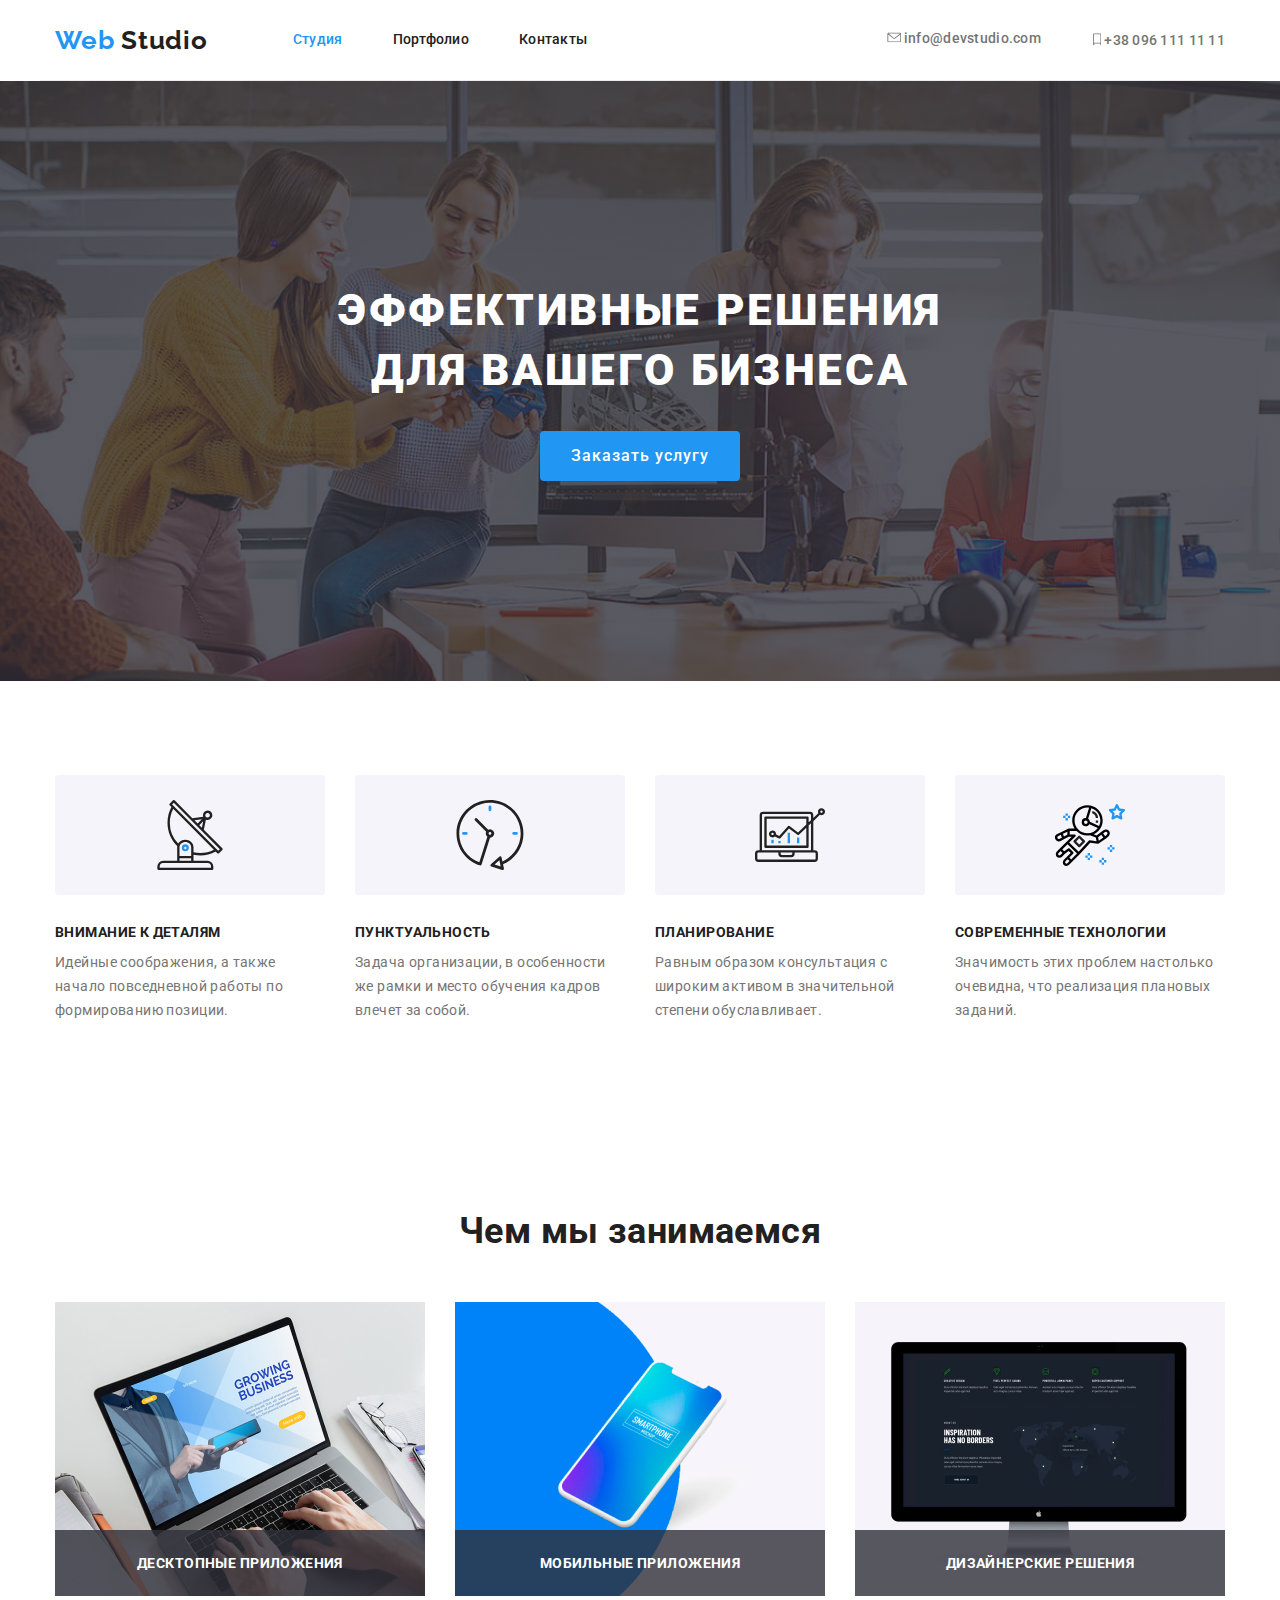
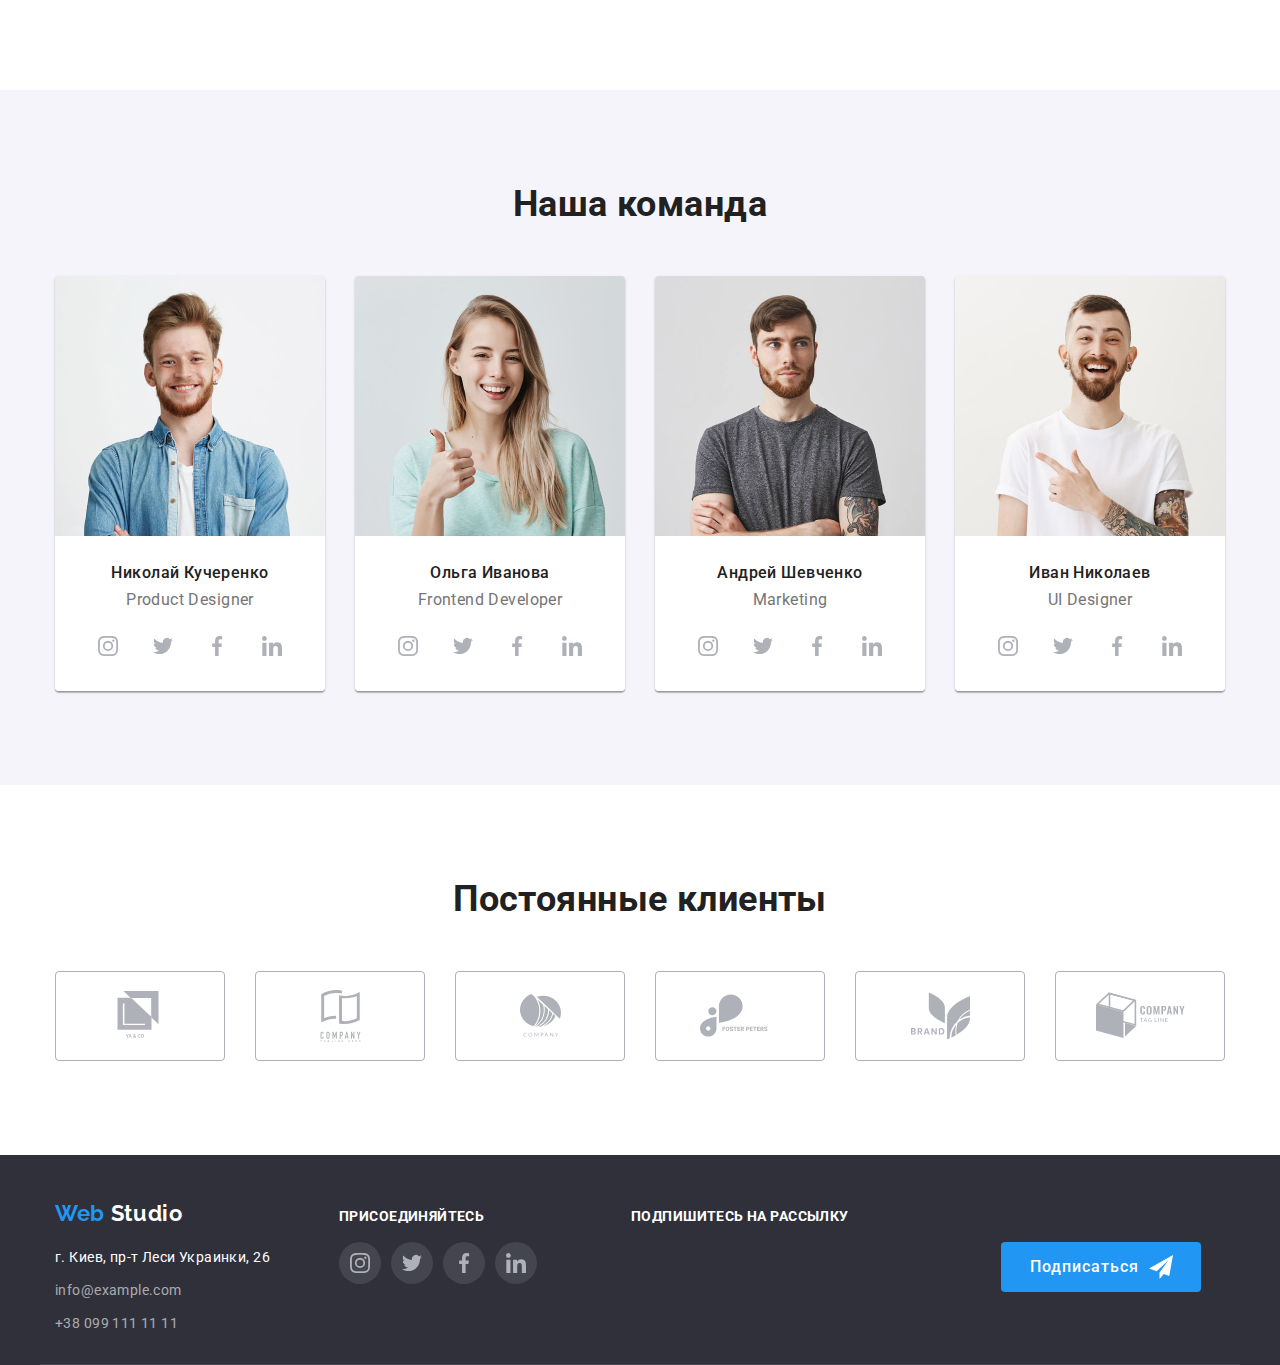
<file: index.html>
<!DOCTYPE html>
<html lang="ru">
  <head>
    <meta charset="UTF-8" />
    <meta name="viewport" content="width=device-width, initial-scale=1.0" />
    <link
      rel="stylesheet"
      href="https://fonts.googleapis.com/css2?family=Raleway:wght@700&family=Roboto:wght@400;500;900&display=swap"
    />
    <link
      rel="stylesheet"
      href="https://cdnjs.cloudflare.com/ajax/libs/modern-normalize/0.6.0/modern-normalize.min.css"
    />
    <link rel="stylesheet" href="./css/styles.css" />
    <title>Студия</title>
  </head>

  <body>
    <header>
      <div class="container">
        <a href="./index.html" class="logo" id="top"
          ><span class="active">Web</span> Studio</a
        >
        <nav class="navigation">
          <ul class="nav-list">
            <li class="nav-item active">
              <a href="">Студия</a>
            </li>
            <li class="nav-item"><a href="./portfolio.html">Портфолио</a></li>
            <li class="nav-item"><a href="">Контакты</a></li>
          </ul>
        </nav>
        <ul class="contacts-list">
          <li class="contacts-item">
            <a href="mailto:info@devstudio.com" class="headericon"
              ><svg width="16" height="11.2">
                <use href="./images/sprite.svg#iconmail"></use>
              </svg>
              info@devstudio.com</a
            >
          </li>
          <li class="contacts-item">
            <a href="tel:+380961111111" class="headericon"
              ><svg width="10" height="14.94">
                <use href="./images/sprite.svg#icontelephone01"></use>
              </svg>
              +38 096 111 11 11</a
            >
          </li>
        </ul>
      </div>
    </header>
    <main>
      <!-- Hero -->
      <section class="hero">
        <h1 class="hero-title">
          Эффективные решения <br />
          для вашего бизнеса
        </h1>
        <button type="button" class="button main">Заказать услугу</button>
      </section>
      <!-- Features -->
      <section class="features">
        <div class="container">
          <h2 class="title">Наши преимущества</h2>
          <!--Спрятать заголовок-->
          <ul class="features-list">
            <li class="featitem satelite">
              <div class="itemfeatitem">
                <svg class="featuresicon" width="70" height="70">
                  <use href="./images/sprite.svg#iconisatelite"></use>
                </svg>
              </div>
              <h3 class="item-title">Внимание к деталям</h3>
              <p class="item-text">
                Идейные соображения, а также начало повседневной работы по
                формированию позиции.
              </p>
            </li>
            <li class="featitem clock">
              <div class="itemfeatitem">
                <svg class="featuresicon" width="70" height="70">
                  <use href="./images/sprite.svg#iconiclock"></use>
                </svg>
              </div>
              <h3 class="item-title">Пунктуальность</h3>
              <p class="item-text">
                Задача организации, в особенности же рамки и место обучения
                кадров влечет за собой.
              </p>
            </li>
            <li class="featitem diagram">
              <div class="itemfeatitem">
                <svg class="featuresicon" width="70" height="70">
                  <use href="./images/sprite.svg#iconidiagram"></use>
                </svg>
              </div>
              <h3 class="item-title">Планирование</h3>
              <p class="item-text">
                Равным образом консультация с широким активом в значительной
                степени обуславливает.
              </p>
            </li>
            <li class="featitem astronaut">
              <div class="itemfeatitem">
                <svg class="featuresicon" width="70" height="70">
                  <use href="./images/sprite.svg#iconiastronaut"></use>
                </svg>
              </div>
              <h3 class="item-title">Современные технологии</h3>
              <p class="item-text">
                Значимость этих проблем настолько очевидна, что реализация
                плановых заданий.
              </p>
            </li>
          </ul>
        </div>
      </section>
      <!-- Wedoit -->
      <section class="wedoit">
        <div class="container">
          <h2 class="title">Чем мы занимаемся</h2>
          <ul class="wedoit-list">
            <li class="wedoit-item">
              <a class="item-link" href="">
                <div class="item-image">
                  <img src="./images/img011.jpg" alt="Изображение ноутбука" />
                </div>
                <h3 class="item-title">Десктопные приложения</h3>
              </a>
            </li>
            <li class="wedoit-item">
              <a class="item-link" href="">
                <div class="item-image">
                  <img src="./images/img012.jpg" alt="Изображение телефона" />
                </div>
                <h3 class="item-title">Мобильные приложения</h3>
              </a>
            </li>
            <li class="wedoit-item">
              <a class="item-link" href="">
                <div class="item-image">
                  <img src="./images/img013.jpg" alt="Изображение монитора" />
                </div>
                <h3 class="item-title">Дизайнерские решения</h3>
              </a>
            </li>
          </ul>
        </div>
      </section>
      <!-- Team -->
      <section class="team">
        <div class="container">
          <h2 class="title">Наша команда</h2>
          <ul class="team-list">
            <li class="team-item">
              <div class="team-photo">
                <img src="./images/john.jpg" alt="Фото Николая" />
              </div>
              <div class="team-item-info">
                <h3 class="item-title">Николай Кучеренко</h3>
                <p class="item-description" lang="en">Product Designer</p>
                <ul class="social">
                  <li class="social-item">
                    <a href="" class="sociallinc"
                      ><svg class="socialicon" width="20" height="20">
                        <use href="./images/sprite.svg#iconinstagram"></use>
                      </svg>
                    </a>
                  </li>
                  <li class="social-item">
                    <a href="" class="sociallinc"
                      ><svg class="socialicon" width="20" height="20">
                        <use href="./images/sprite.svg#icontvitter"></use>
                      </svg>
                    </a>
                  </li>
                  <li class="social-item">
                    <a href="" class="sociallinc"
                      ><svg class="socialicon" width="20" height="20">
                        <use href="./images/sprite.svg#iconfasebook"></use>
                      </svg>
                    </a>
                  </li>
                  <li class="social-item">
                    <a href="" class="sociallinc"
                      ><svg class="socialicon" width="20" height="20">
                        <use href="./images/sprite.svg#iconin"></use>
                      </svg>
                    </a>
                  </li>
                </ul>
              </div>
            </li>
            <li class="team-item">
              <div class="team-photo">
                <img src="./images/marta.jpg" alt="Фото Ольги" />
              </div>
              <div class="team-item-info">
                <h3 class="item-title">Ольга Иванова</h3>
                <p class="item-description" lang="en">Frontend Developer</p>
                <ul class="social">
                  <li class="social-item">
                    <a href="" class="sociallinc"
                      ><svg class="socialicon" width="20" height="20">
                        <use href="./images/sprite.svg#iconinstagram"></use>
                      </svg>
                    </a>
                  </li>
                  <li class="social-item">
                    <a href="" class="sociallinc"
                      ><svg class="socialicon" width="20" height="20">
                        <use href="./images/sprite.svg#icontvitter"></use>
                      </svg>
                    </a>
                  </li>
                  <li class="social-item">
                    <a href="" class="sociallinc"
                      ><svg class="socialicon" width="20" height="20">
                        <use href="./images/sprite.svg#iconfasebook"></use>
                      </svg>
                    </a>
                  </li>
                  <li class="social-item">
                    <a href="" class="sociallinc"
                      ><svg class="socialicon" width="20" height="20">
                        <use href="./images/sprite.svg#iconin"></use>
                      </svg>
                    </a>
                  </li>
                </ul>
              </div>
            </li>
            <li class="team-item">
              <div class="team-photo">
                <img src="./images/robert.jpg" alt="Фото Андрея" />
              </div>
              <div class="team-item-info">
                <h3 class="item-title">Андрей Шевченко</h3>
                <p class="item-description" lang="en">Marketing</p>
                <ul class="social">
                  <li class="social-item">
                    <a href="" class="sociallinc"
                      ><svg class="socialicon" width="20" height="20">
                        <use href="./images/sprite.svg#iconinstagram"></use>
                      </svg>
                    </a>
                  </li>
                  <li class="social-item">
                    <a href="" class="sociallinc"
                      ><svg class="socialicon" width="20" height="20">
                        <use href="./images/sprite.svg#icontvitter"></use>
                      </svg>
                    </a>
                  </li>
                  <li class="social-item">
                    <a href="" class="sociallinc"
                      ><svg class="socialicon" width="20" height="20">
                        <use href="./images/sprite.svg#iconfasebook"></use>
                      </svg>
                    </a>
                  </li>
                  <li class="social-item">
                    <a href="" class="sociallinc"
                      ><svg class="socialicon" width="20" height="20">
                        <use href="./images/sprite.svg#iconin"></use>
                      </svg>
                    </a>
                  </li>
                </ul>
              </div>
            </li>
            <li class="team-item">
              <div class="team-photo">
                <img src="./images/martin.jpg" alt="Фото Ивана" />
              </div>
              <div class="team-item-info">
                <h3 class="item-title">Иван Николаев</h3>
                <p class="item-description" lang="en">UI Designer</p>
                <ul class="social">
                  <li class="social-item">
                    <a href="" class="sociallinc"
                      ><svg class="socialicon" width="20" height="20">
                        <use href="./images/sprite.svg#iconinstagram"></use>
                      </svg>
                    </a>
                  </li>
                  <li class="social-item">
                    <a href="" class="sociallinc"
                      ><svg class="socialicon" width="20" height="20">
                        <use href="./images/sprite.svg#icontvitter"></use>
                      </svg>
                    </a>
                  </li>
                  <li class="social-item">
                    <a href="" class="sociallinc"
                      ><svg class="socialicon" width="20" height="20">
                        <use href="./images/sprite.svg#iconfasebook"></use>
                      </svg>
                    </a>
                  </li>
                  <li class="social-item">
                    <a href="" class="sociallinc"
                      ><svg class="socialicon" width="20" height="20">
                        <use href="./images/sprite.svg#iconin"></use>
                      </svg>
                    </a>
                  </li>
                </ul>
              </div>
            </li>
          </ul>
        </div>
      </section>
      <!-- Clients -->
      <section class="clients">
        <div class="container">
          <h2 class="title">Постоянные клиенты</h2>
          <ul class="clients-list">
            <li class="clients-item">
              <a href="" class="clientlinc"
                ><svg class="clienticon" width="50" height="50">
                  <use href="./images/sprite.svg#icondclient1"></use></svg
              ></a>
            </li>
            <li class="clients-item">
              <a href="#" class="clientlinc"
                ><svg class="clienticon" width="53" height="52">
                  <use href="./images/sprite.svg#icondclient2"></use></svg
              ></a>
            </li>
            <li class="clients-item">
              <a href="#" class="clientlinc"
                ><svg class="clienticon" width="43" height="43">
                  <use href="./images/sprite.svg#icondclient3"></use></svg
              ></a>
            </li>
            <li class="clients-item">
              <a href="#" class="clientlinc"
                ><svg class="clienticon" width="80" height="80">
                  <use href="./images/sprite.svg#icondclient4"></use></svg
              ></a>
            </li>
            <li class="clients-item">
              <a href="#" class="clientlinc"
                ><svg class="clienticon" width="59" height="60">
                  <use href="./images/sprite.svg#icondclient5"></use></svg
              ></a>
            </li>
            <li class="clients-item">
              <a href="#" class="clientlinc"
                ><svg class="clienticon" width="89" height="89">
                  <use href="./images/sprite.svg#icondclient6"></use></svg
              ></a>
            </li>
          </ul>
        </div>
      </section>
    </main>
    <footer>
      <div class="container">
        <div>
          <a class="logo" href=""><span class="active">Web</span> Studio</a>
          <address class="address">
            <ul class="address-list">
              <li class="address-item">г. Киев, пр-т Леси Украинки, 26</li>
              <li class="address-item">
                <a href="mailto:info@example.com">info@example.com</a>
              </li>
              <li class="address-item">
                <a href="tel:+380991111111">+38 099 111 11 11</a>
              </li>
            </ul>
          </address>
        </div>
        <div class="subscribe-social">
          <p class="subscribe">Присоединяйтесь</p>
          <ul class="social">
            <li class="social-item">
              <a href="" class="sociallinc"
                ><svg class="socialicon" width="20" height="20">
                  <use href="./images/sprite.svg#iconinstagram"></use>
                </svg>
              </a>
            </li>
            <li class="social-item">
              <a href="" class="sociallinc"
                ><svg class="socialicon" width="20" height="20">
                  <use href="./images/sprite.svg#icontvitter"></use>
                </svg>
              </a>
            </li>
            <li class="social-item">
              <a href="" class="sociallinc"
                ><svg class="socialicon" width="20" height="20">
                  <use href="./images/sprite.svg#iconfasebook"></use>
                </svg>
              </a>
            </li>
            <li class="social-item">
              <a href="" class="sociallinc"
                ><svg class="socialicon" width="20" height="20">
                  <use href="./images/sprite.svg#iconin"></use>
                </svg>
              </a>
            </li>
          </ul>
        </div>
        <div class="containt-subscribe">
          <div class="subscribe-form">
            <p class="subscribe">Подпишитесь на рассылку</p>
          </div>
          <!-- <div class="footteremail">E-mail</div> -->
          <div class="footbutton">
            <button type="button" class="button main btn-form-footer">
              Подписаться<svg class="sendicon" width="24" height="24">
                <use href="./images/sprite.svg#iconiconsend"></use>
              </svg>
            </button>
          </div>
        </div>
      </div>
    </footer>
  </body>
</html>
</file>
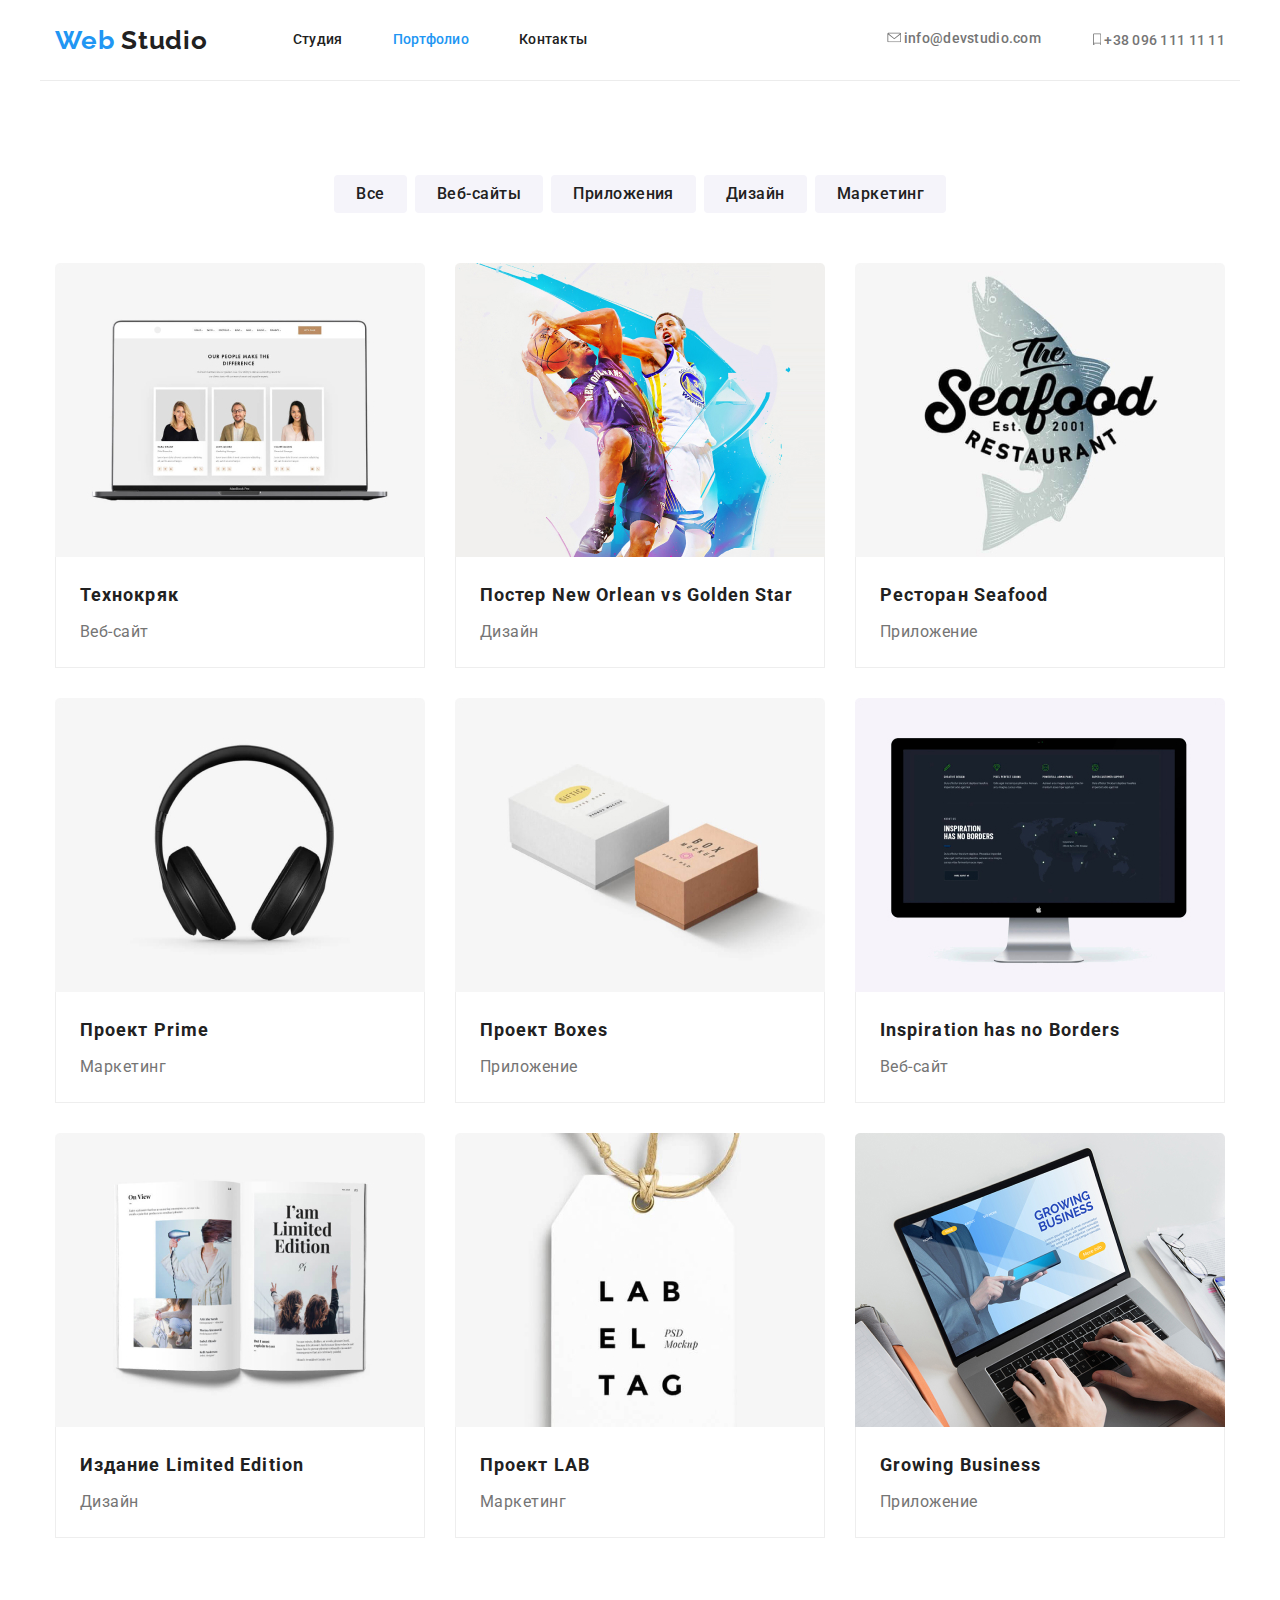
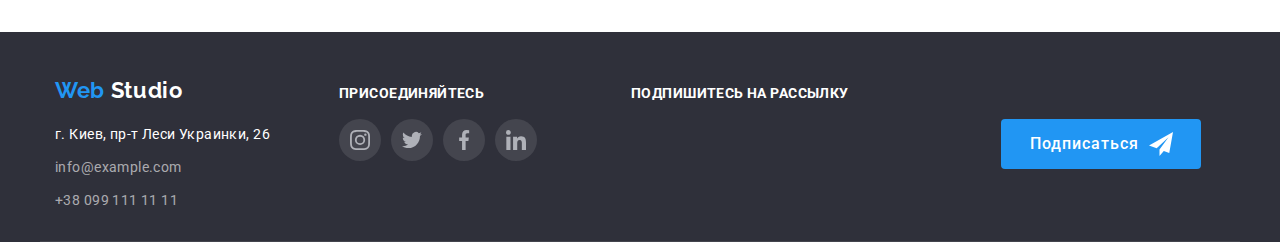
<file: portfolio.html>
<!DOCTYPE html>
<html lang="ru">
  <head>
    <meta charset="UTF-8" />
    <meta name="viewport" content="width=device-width, initial-scale=1.0" />
    <link
      rel="stylesheet"
      href="https://fonts.googleapis.com/css2?family=Raleway:wght@700&family=Roboto:wght@400;500;900&display=swap"
    />
    <link
      rel="stylesheet"
      href="https://cdnjs.cloudflare.com/ajax/libs/modern-normalize/0.6.0/modern-normalize.min.css"
    />
    <link rel="stylesheet" href="./css/styles.css" />
    <title>Портфолиo</title>
  </head>

  <body>
    <header>
      <div class="container">
        <a href="./index.html" class="logo" id="top"
          ><span class="active">Web</span> Studio</a
        >
        <nav class="navigation">
          <ul class="nav-list">
            <li class="nav-item"><a href="./index.html">Студия</a></li>
            <li class="nav-item active">
              <a href="./portfolio.html">Портфолио</a>
            </li>
            <li class="nav-item"><a href="#">Контакты</a></li>
          </ul>
        </nav>
        <ul class="contacts-list">
          <li class="contacts-item">
            <a href="mailto:info@devstudio.com" class="headericon"
              ><svg width="16" height="11.2">
                <use href="./images/sprite.svg#iconmail"></use>
              </svg>
              info@devstudio.com</a
            >
          </li>
          <li class="contacts-item">
            <a href="tel:+380961111111" class="headericon"
              ><svg width="10" height="14.94">
                <use href="./images/sprite.svg#icontelephone01"></use>
              </svg>
              +38 096 111 11 11</a
            >
          </li>
        </ul>
      </div>
    </header>
    <main>
      <section class="our-works">
        <div class="container">
          <h1>Наши работы</h1>
          <!-- Скрыть заголовок -->
          <!-- кнопки -->
          <ul class="filters-list">
            <li class="filters-item">
              <button type="button" class="button shadow">Все</button>
            </li>
            <li class="filters-item">
              <button type="button" class="button shadow">Веб-сайты</button>
            </li>
            <li class="filters-item">
              <button type="button" class="button shadow">Приложения</button>
            </li>
            <li class="filters-item">
              <button type="button" class="button shadow">Дизайн</button>
            </li>
            <li class="filters-item">
              <button type="button" class="button shadow">Маркетинг</button>
            </li>
          </ul>
          <!-- список -->
          <ul class="works">
            <li class="works-item">
              <a class="item-link" href="#">
                <div class="item-image">
                  <img
                    src="./images/portfolio-noutbook.jpg"
                    alt="Изображение ноутбука"
                  />
                </div>
                <div class="item-info">
                  <h2 class="item-title">Технокряк</h2>
                  <p class="filter-type">Веб-сайт</p>
                </div>
                <p class="item-description">
                  Технокряк это современная площадка распространения
                  коронавируса. Компании используют эту платформу для цифрового
                  шпионажа и атак на защищённые сервера конкурентов.
                </p>
              </a>
            </li>
            <li class="works-item">
              <a class="item-link" href="#">
                <div class="item-image">
                  <img
                    src="./images/portfolio-bascket.jpg"
                    alt="Постер New Orlean vs Golden Star"
                  />
                </div>
                <div class="item-info">
                  <h2 class="item-title">Постер New Orlean vs Golden Star</h2>
                  <p class="filter-type">Дизайн</p>
                </div>
                <p class="item-description">
                  Технокряк это современная площадка распространения
                  коронавируса. Компании используют эту платформу для цифрового
                  шпионажа и атак на защищённые сервера конкурентов.
                </p>
              </a>
            </li>
            <li class="works-item">
              <a class="item-link" href="#">
                <div class="item-image">
                  <img
                    src="./images/portfolio-fish.jpg"
                    alt="Изображение лого ресторана"
                  />
                </div>
                <div class="item-info">
                  <h2 class="item-title">Ресторан Seafood</h2>
                  <p class="filter-type">Приложение</p>
                </div>
                <p class="item-description">
                  Технокряк это современная площадка распространения
                  коронавируса. Компании используют эту платформу для цифрового
                  шпионажа и атак на защищённые сервера конкурентов.
                </p>
              </a>
            </li>
            <li class="works-item">
              <a class="item-link" href="#">
                <div class="item-image">
                  <img
                    src="./images/portfolio-headphones.jpg"
                    alt="Изображение наушников"
                  />
                </div>
                <div class="item-info">
                  <h2 class="item-title">Проект Prime</h2>
                  <p class="filter-type">Маркетинг</p>
                </div>
                <p class="item-description">
                  Технокряк это современная площадка распространения
                  коронавируса. Компании используют эту платформу для цифрового
                  шпионажа и атак на защищённые сервера конкурентов.
                </p>
              </a>
            </li>
            <li class="works-item">
              <a class="item-link" href="#">
                <div class="item-image">
                  <img
                    src="./images/portfolio-boxes.jpg"
                    alt="Изображение коробок"
                  />
                </div>
                <div class="item-info">
                  <h2 class="item-title">Проект Boxes</h2>
                  <p class="filter-type">Приложение</p>
                </div>
                <p class="item-description">
                  Технокряк это современная площадка распространения
                  коронавируса. Компании используют эту платформу для цифрового
                  шпионажа и атак на защищённые сервера конкурентов.
                </p>
              </a>
            </li>
            <li class="works-item">
              <a class="item-link" href="">
                <div class="item-image">
                  <img
                    src="./images/portfolio-imac.jpg"
                    alt="Изображение монитора"
                  />
                </div>
                <div class="item-info">
                  <h2 class="item-title">Inspiration has no Borders</h2>
                  <p class="filter-type">Веб-сайт</p>
                  <p class="item-description">
                    Технокряк это современная площадка распространения
                    коронавируса. Компании используют эту платформу для
                    цифрового шпионажа и атак на защищённые сервера конкурентов.
                  </p>
                </div>
              </a>
            </li>
            <li class="works-item">
              <a class="item-link" href="">
                <div class="item-image">
                  <img
                    src="./images/portfolio-magazine.jpg"
                    alt="Изображение книги"
                  />
                </div>
                <div class="item-info">
                  <h2 class="item-title">Издание Limited Edition</h2>
                  <p class="filter-type">Дизайн</p>
                </div>
                <p class="item-description">
                  Технокряк это современная площадка распространения
                  коронавируса. Компании используют эту платформу для цифрового
                  шпионажа и атак на защищённые сервера конкурентов.
                </p>
              </a>
            </li>
            <li class="works-item">
              <a class="item-link" href="">
                <div class="item-image">
                  <img
                    src="./images/portfolio-lable.jpg"
                    alt="Изображение логотипа компании"
                  />
                </div>
                <div class="item-info">
                  <h2 class="item-title">Проект LAB</h2>
                  <p class="filter-type">Маркетинг</p>
                </div>
                <p class="item-description">
                  Технокряк это современная площадка распространения
                  коронавируса. Компании используют эту платформу для цифрового
                  шпионажа и атак на защищённые сервера конкурентов.
                </p>
              </a>
            </li>
            <li class="works-item">
              <a class="item-link" href="">
                <div class="item-image">
                  <img
                    src="./images/portfolio-heandlaptop.jpg"
                    alt="Изображение ноутбука"
                  />
                </div>
                <div class="item-info">
                  <h2 class="item-title">Growing Business</h2>
                  <p class="filter-type">Приложение</p>
                </div>
                <p class="item-description">
                  Технокряк это современная площадка распространения
                  коронавируса. Компании используют эту платформу для цифрового
                  шпионажа и атак на защищённые сервера конкурентов.
                </p>
              </a>
            </li>
          </ul>
        </div>
      </section>
    </main>
    <footer>
      <div class="container">
        <div>
          <a class="logo" href=""><span class="active">Web</span> Studio</a>
          <address class="address">
            <ul class="address-list">
              <li class="address-item">г. Киев, пр-т Леси Украинки, 26</li>
              <li class="address-item">
                <a href="mailto:info@example.com">info@example.com</a>
              </li>
              <li class="address-item">
                <a href="tel:+380991111111">+38 099 111 11 11</a>
              </li>
            </ul>
          </address>
        </div>
        <div class="subscribe-social">
          <p class="subscribe">Присоединяйтесь</p>
          <ul class="social">
            <li class="social-item">
              <a href="" class="sociallinc"
                ><svg class="socialicon" width="20" height="20">
                  <use href="./images/sprite.svg#iconinstagram"></use>
                </svg>
              </a>
            </li>
            <li class="social-item">
              <a href="" class="sociallinc"
                ><svg class="socialicon" width="20" height="20">
                  <use href="./images/sprite.svg#icontvitter"></use>
                </svg>
              </a>
            </li>
            <li class="social-item">
              <a href="" class="sociallinc"
                ><svg class="socialicon" width="20" height="20">
                  <use href="./images/sprite.svg#iconfasebook"></use>
                </svg>
              </a>
            </li>
            <li class="social-item">
              <a href="" class="sociallinc"
                ><svg class="socialicon" width="20" height="20">
                  <use href="./images/sprite.svg#iconin"></use>
                </svg>
              </a>
            </li>
          </ul>
        </div>
        <div class="containt-subscribe">
          <div class="subscribe-form">
            <p class="subscribe">Подпишитесь на рассылку</p>
          </div>
          <!-- <div class="footteremail">E-mail</div> -->
          <div class="footbutton">
            <button type="button" class="button main btn-form-footer">
              Подписаться<svg class="sendicon" width="24" height="24">
                <use href="./images/sprite.svg#iconiconsend"></use>
              </svg>
            </button>
          </div>
        </div>
      </div>
    </footer>
  </body>
</html>
</file>
<file: css/styles.css>
/* цвет основного текста color: #757575;
цвет дополнительгого текста color: #212121; 
цвет активного текста color: #2196F3; */

:root {
  --main-text-color: #757575;
  --additional-text-color: #212121;
  --active-color: #2196f3;
  --footer-background-color: #2f303a;
}
html {
  box-sizing: border-box;
}
*,
::before,
::after {
  box-sizing: inherit;
}

h1,
h2,
h3,
p {
  margin-top: 0px;
  margin-bottom: 0px;
}
ul {
  list-style: none;
  padding-left: 0px;
  margin: 0px;
}
img {
  display: block;
}

body {
  font-family: "Roboto", sans-serif;
  color: var(--main-text-color);
  font-size: 14px;
  line-height: 1.71;
  letter-spacing: 0.03em;
}

.container {
  width: 1200px;
  margin-top: 0px;
  margin-bottom: 0px;
  margin-left: auto;
  margin-right: auto;
  padding-top: 94px;
  padding-right: 15px;
  padding-bottom: 94px;
  padding-left: 15px;
}

header .container,
footer .container {
  padding-top: 0px;
  padding-bottom: 0px;
}

/* Social list items */

.social {
  display: flex;
  justify-content: space-between;
}

.sociallinc {
  display: flex;
  height: 42px;
  width: 42px;
  border-radius: 50%;
  align-items: center;
  justify-content: center;
  padding: 0;
  fill: #afb1b8;
}

footer .sociallinc {
  border-radius: 50%;
  background: rgba(255, 255, 255, 0.1);
}

.sociallinc:hover,
.sociallinc:focus {
  fill: #ffffff;
  background-color: var(--active-color);
}

/* Button */
.button {
  color: var(--additional-text-color);
  font-size: 16px;
  font-weight: 500;
  line-height: 1.87;
  letter-spacing: 0.06em;
  background-color: #f5f4fa;
  cursor: pointer;

  min-width: 200px;
  min-height: 50px;
  border: 1px transparent;
  border-radius: 4px;
}

.button:hover,
.button:focus {
  color: #ffffff;
  background-color: var(--active-color);
  box-shadow: 0px 4px 4px rgba(0, 0, 0, 0.15);
}

.button.main {
  color: #ffffff;
  background-color: var(--active-color);
}

.footbutton {
  margin-top: 0px;
  margin-left: 0px;
  padding-top: 0px;
}

.footteremail {
  display: flex;
  align-items: center;
}

.btn-form-footer {
  margin-left: 464px;
  display: flex;
  align-items: center;
  padding-left: 29px;
  padding-top: 10px;
  padding-right: 28px;
  padding-bottom: 10px;
}

/* Header */
header {
  font-size: 14px;
  line-height: 1.14;
  font-weight: 500;
  letter-spacing: 0.02em;
}
header .container {
  display: flex;
  align-items: center;
  border-bottom: 1px solid #ececec;
}
header a {
  text-decoration: none;
}
.logo {
  font-family: "Raleway", sans-serif;
  color: var(--additional-text-color);
  font-size: 26px;
  font-weight: 700;
  line-height: 1.19;
  letter-spacing: 0.03em;
  margin-right: 85px;
}
.active {
  color: var(--active-color);
}
.nav-list {
  display: flex;
}
.nav-item:not(:last-child) {
  margin-right: 50px;
}
.nav-item a {
  display: block;
  color: var(--additional-text-color);
  padding-top: 32px;
  padding-bottom: 32px;
}
.active a {
  color: var(--active-color);
}
.nav-item a:hover,
.nav-item a:focus {
  color: var(--active-color);
}
.contacts-list {
  display: flex;
  margin-left: auto;
}
.contacts-item:not(:last-child) {
  margin-right: 50px;
}

.headericon {
  align-items: center;
  color: var(--main-text-color);
  fill: var(--main-text-color);
}

.headericon:hover,
.headericon:focus {
  fill: var(--active-color);
  color: var(--active-color);
}

/* Footer */
footer {
  color: #ffffff;
  background-color: var(--footer-background-color);
}

footer .container {
  display: flex;
  align-items: baseline;
  justify-content: left;
  border-bottom: 1px solid rgba(255, 255, 255, 0.1);
  padding-top: 45px;
  padding-bottom: 28px;
}

footer .subscribe-social {
  margin-left: 69px;
}

footer .subscribe-form {
  margin-left: 94px;
}

footer a {
  text-decoration: none;
  display: block;
}

footer .logo {
  color: #ffffff;
  font-size: 22px;
  margin-right: 0px;
  margin-bottom: 20px;
}

.address-list li:not(:last-child) {
  margin-bottom: 9px;
}

.address-item {
  font-size: 14px;
  font-style: normal;
}

.address-item a {
  color: rgba(255, 255, 255, 0.6);
}

.address-item a:hover,
.address-item a:focus {
  color: var(--active-color);
}

footer .subscribe {
  font-size: 14px;
  font-weight: 700;
  line-height: 0.87;
  text-transform: uppercase;
  margin-bottom: 20px;
}

footer .social {
  padding: 0;
}

footer .social-item:not(:last-child) {
  margin-right: 10px;
}

.containt-subscribe {
  display: block;
}

.sendicon {
  margin-left: 10px;
}

/* Hero */
.hero {
  max-width: 1600px;
  min-height: 600px;
  margin-left: auto;
  margin-right: auto;

  background-image: linear-gradient(
      to right,
      rgba(47, 48, 58, 0.8),
      rgba(47, 48, 58, 0.8)
    ),
    url(../images/hero_img.jpg);
  background-size: cover;
  background-position: center;
  background-repeat: no-repeat;

  text-align: center;
  padding-top: 200px;
  padding-bottom: 200px;
  background-color: slategray;
}
.hero-title {
  color: #ffffff;
  font-size: 44px;
  line-height: 1.36;
  font-weight: 900;
  letter-spacing: 0.06em;
  text-transform: uppercase;
  margin-bottom: 30px;
}

/* Main */
.title {
  color: var(--additional-text-color);
  font-size: 36px;
  line-height: 1.16;
  font-weight: 700;
  text-align: center;
  margin-bottom: 50px;
}
.item-title {
  color: var(--additional-text-color);
  font-size: 14px;
  line-height: 0.87;
  text-transform: uppercase;
}
.item-text {
  font-size: 14px;
  line-height: 1.71;
}

/* Features */

.features .title {
  opacity: 0;
  margin-top: 0px;
  margin-bottom: 0px;
  height: 0px;
}

.features-list {
  display: flex;
}

.features .list-item {
  display: block;
}

.itemfeatitem {
  display: flex;
  width: 270px;
  height: 120px;
  align-items: center;
  justify-content: center;
  background-repeat: no-repeat;
  background-position: center;
  background-color: #f5f4fa;
  margin-bottom: 30px;
  border-radius: 4px;
}

.featitem {
  width: 270px;
}

.featitem:not(:last-child) {
  margin-right: 30px;
}

.features .item-title {
  line-height: 1.14;
  margin-bottom: 10px;
}

.features .item-text {
  text-align: left;
}

/* Wedoit */

.wedoit ul {
  list-style-type: none;
}
.wedoit a {
  text-decoration: none;
}
.wedoit img {
  display: block;
}
.wedoit-list {
  display: flex;
  justify-content: space-between;
}
.wedoit-item {
  display: block;
  position: relative;
}
.wedoit .item-image {
  display: block;
  background-color: unset;
}
.wedoit .item-title {
  text-align: center;
  padding-top: 27px;
  padding-bottom: 27px;
  color: #ffffff;
  background-color: rgba(47, 48, 58, 0.8);

  width: 100%;
  position: absolute;
  left: 0px;
  bottom: 0px;

  margin: 0 auto;
}

/* Team */
.team ul {
  list-style: none;
}
.team {
  font-size: 16px;
  text-align: center;
  line-height: 1.19;
  background: #f5f4fa;
}
.team-list {
  display: flex;
  justify-content: space-between;
}
.team-item {
  border-radius: 4px;
  box-shadow: 0px 2px 1px rgba(0, 0, 0, 0.2), 0px 1px 1px rgba(0, 0, 0, 0.14),
    0px 1px 3px rgba(0, 0, 0, 0.12);
  overflow: hidden;
}
.team-item-info {
  text-align: center;
  padding: 30px 32px 24px;
  background: #ffffff;
}
.team .item-title {
  font-size: 16px;
  font-weight: 500;
  text-transform: none;
  margin-bottom: 10px;
}
.team .item-description {
  font-size: 16px;
  line-height: 1.19;
  margin-bottom: 16px;
}

/* Clients */

.clients-list {
  display: flex;
  justify-content: space-between;
}

.clientlinc {
  display: flex;
  align-items: center;
  justify-content: center;
  padding: 0;

  fill: #afb1b8;
  border: 1px solid #afb1b8;
  border-radius: 4px;
  height: 90px;
  width: 170px;
  cursor: pointer;
}

.clientlinc:hover,
.clientlinc:focus {
  border-color: var(--active-color);
  fill: var(--active-color);
}

/* Portfolio */

.our-works .container {
  padding-top: 93x;
}
/* спрятанный заголовок */
.our-works h1 {
  line-height: 0;
  opacity: 0;
  margin-top: 0px;
}
.our-works a {
  display: block;
  text-decoration: none;
}
.our-works ul {
  list-style: none;
}
.filters-list {
  display: flex;
  justify-content: center;
  text-align: center;
  margin-bottom: 50px;
}
.filters-item {
  min-width: 73px;
}
.filters-item:not(:last-child) {
  margin-right: 8px;
}
.our-works .button {
  margin: 0;
  padding: 6px 22px;
  min-width: 73px;
  min-height: 38px;
  letter-spacing: 0.03em;
  line-height: 1.62;
  cursor: pointer;
  border-radius: 4px;
}

.works {
  display: flex;
  flex-wrap: wrap;
  justify-content: space-between;
  margin: -15px;
}

.works-item {
  display: block;
  width: 370px;
  margin: 15px;
}

.works-item:focus,
.works-item:hover {
  box-shadow: 1px 4px 6px rgba(0, 0, 0, 0.16), 0px 4px 4px rgba(0, 0, 0, 0.06),
    0px 1px 1px rgba(0, 0, 0, 0.12);
}

.works-item .item-title {
  text-transform: none;
}

.works-item .item-image {
  background-color: #eeeeee;
  border-radius: 5px 5px 0px 0px;
}

.item-link {
  text-decoration: none;
}

.item-link:focus,
.item-link:hover {
  box-shadow: 1px 4px 6px rgba(0, 0, 0, 0.16), 0px 4px 4px rgba(0, 0, 0, 0.06),
    0px 1px 1px rgba(0, 0, 0, 0.12);
}

.item-info {
  border-right: 1px solid #eeeeee;
  border-bottom: 1px solid #eeeeee;
  border-left: 1px solid #eeeeee;
  text-align: left;
  padding: 20px 24px;
}
.our-works .item-title {
  color: var(--additional-text-color);
  font-size: 18px;
  line-height: 2;
  font-weight: 700;
  letter-spacing: 0.06em;
  margin-bottom: 4px;
}
.filter-type {
  color: var(--main-text-color);
  font-size: 16px;
  line-height: 1.87;
  font-weight: 400;
  letter-spacing: 0.03em;
}

.our-works .item-description {
  display: none;
  color: #ffffff;
  font-size: 18px;
  line-height: 1.56;
  width: 100%;
  height: 100%;
  border-radius: 5px 5px 0px 0px;

  padding: 63px 24px;
}
</file>
